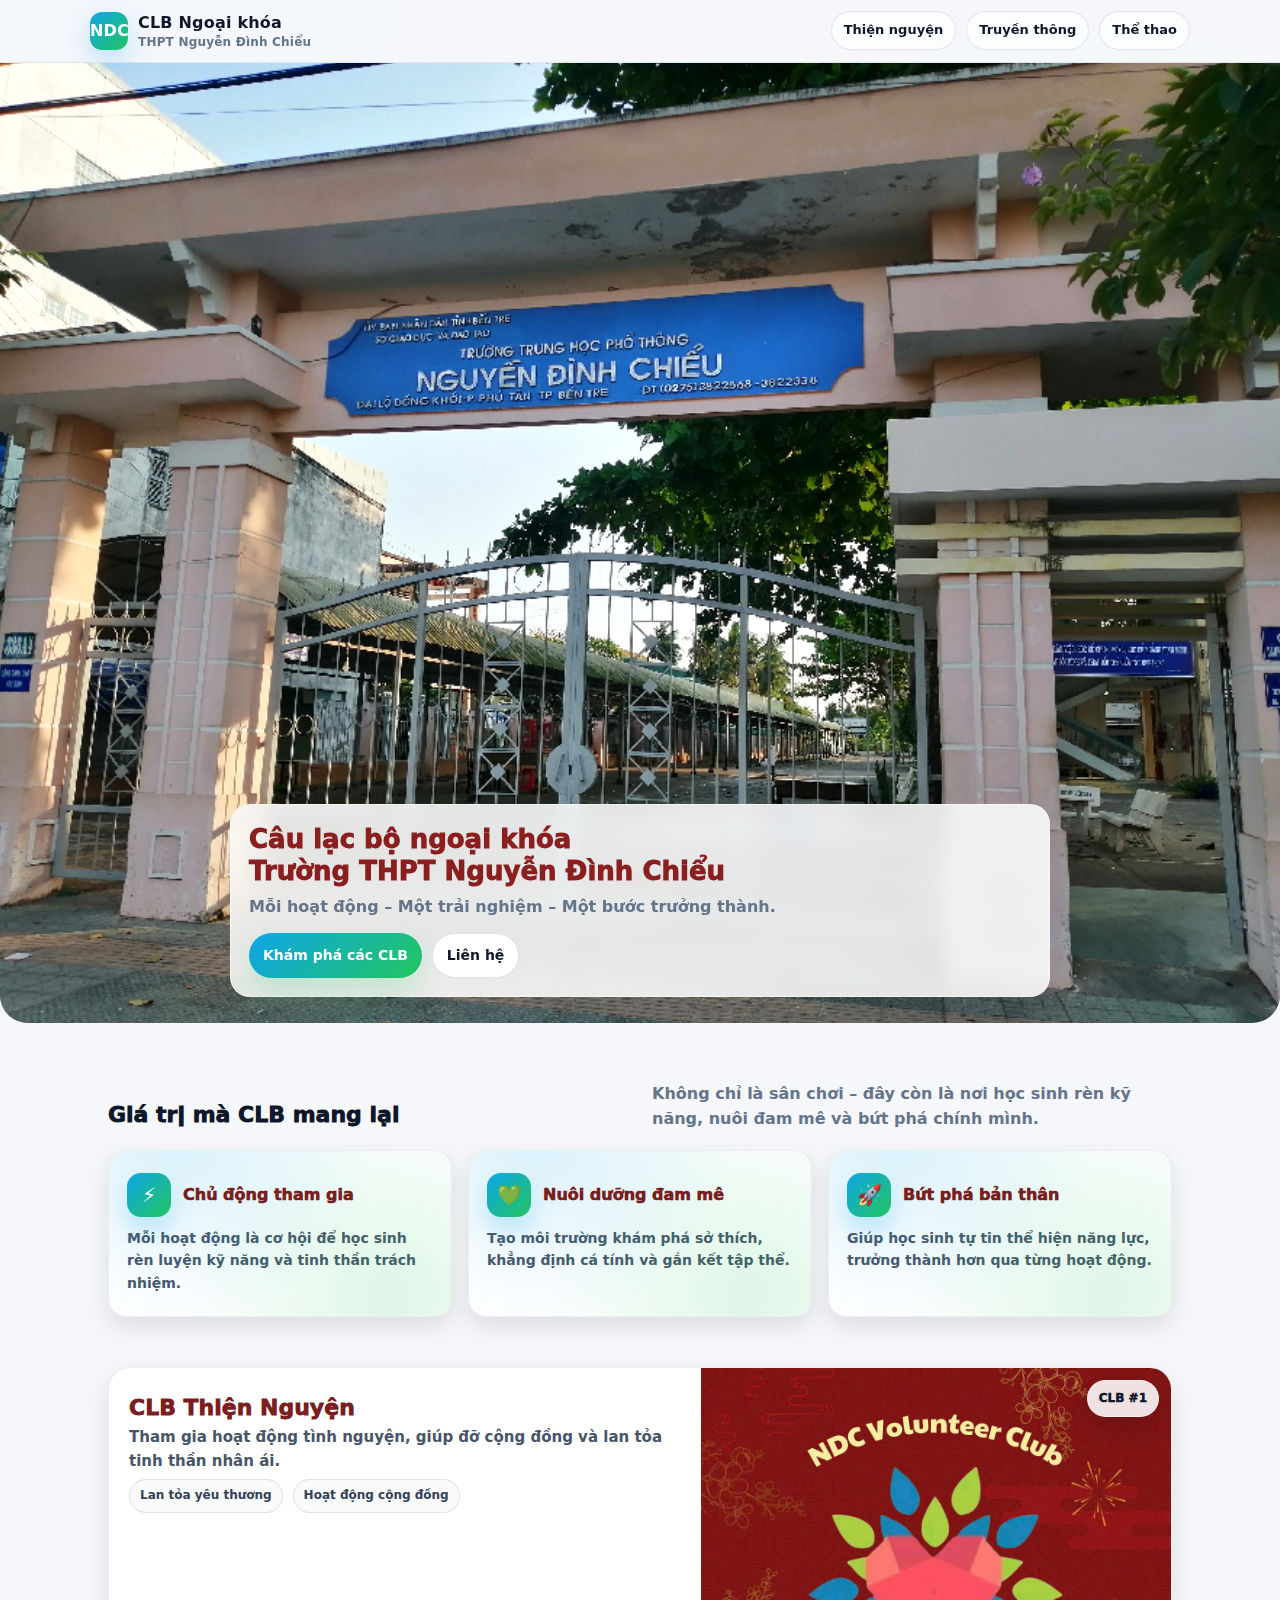
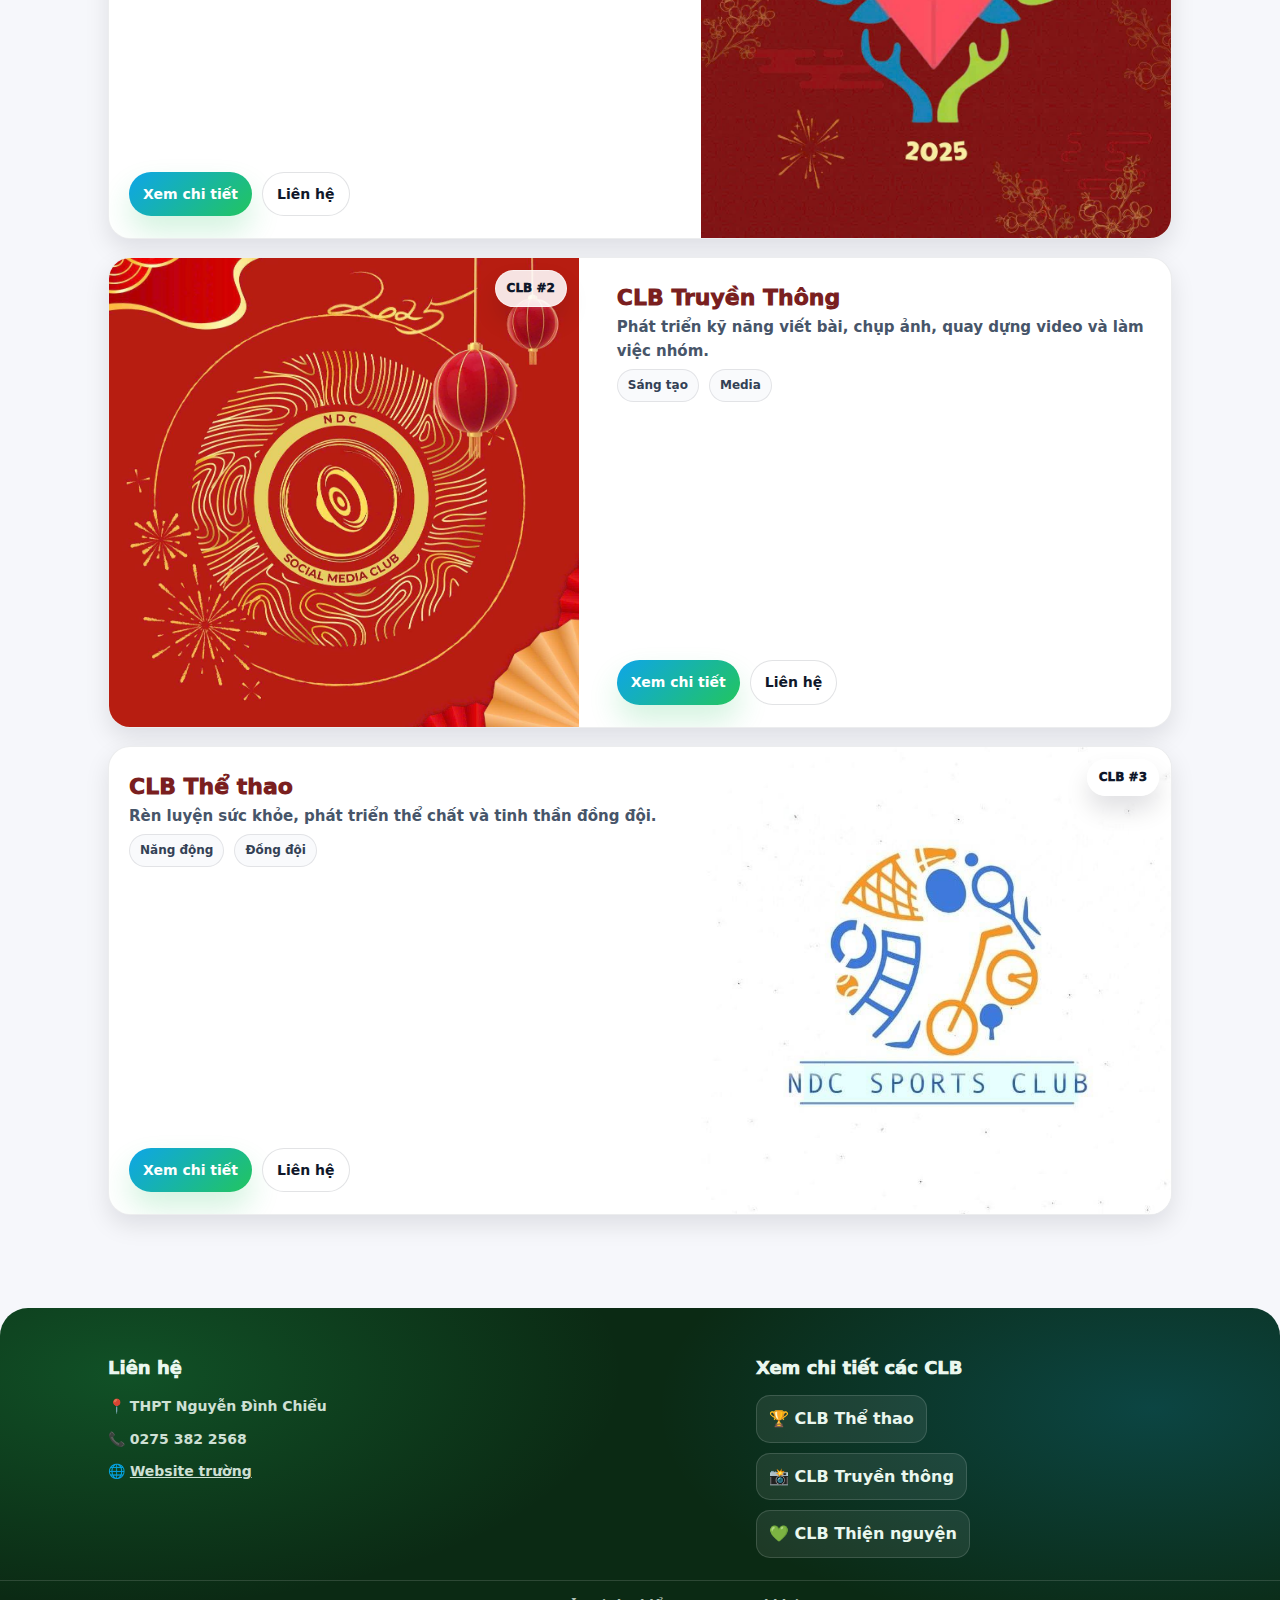
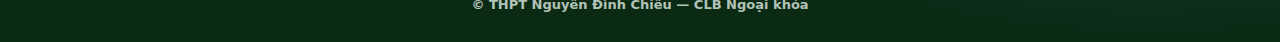
<file: index.html>
<!DOCTYPE html>
<html lang="vi">
<head>
  <meta charset="UTF-8" />
  <meta name="viewport" content="width=device-width,initial-scale=1" />
  <title>CLB Ngoại khóa - THPT Nguyễn Đình Chiểu</title>
  <link rel="stylesheet" href="style.css" />
</head>

<body>

<!-- ===== TOPBAR ===== -->
<header class="topbar">
  <div class="container topbar-inner">
    <a href="index.html" class="brand">
      <div class="brand-badge">NDC</div>
      <div class="brand-text">
        <span>CLB Ngoại khóa</span>
        <small>THPT Nguyễn Đình Chiểu</small>
      </div>
    </a>

    <nav class="top-links">
      <a class="chip" href="clbthiennguyen.html">Thiện nguyện</a>
      <a class="chip" href="clbtruyenthong.html">Truyền thông</a>
      <a class="chip" href="clbthethao.html">Thể thao</a>
    </nav>
  </div>
</header>

<!-- ===== HERO ===== -->
<section class="hero">
  <!-- Đổi ảnh cho phù hợp thư mục dự án -->
  <img src="assets/img/hero.jpg" alt="Banner CLB">

  <div class="hero-content">
    <div class="hero-card">
      <h1 class="hero-title">
        Câu lạc bộ ngoại khóa<br />
        Trường THPT Nguyễn Đình Chiểu
      </h1>

      <p class="hero-sub">
        Mỗi hoạt động – Một trải nghiệm – Một bước trưởng thành.
      </p>

      <div class="hero-actions">
        <a class="btn primary" href="#clubs">Khám phá các CLB</a>
        <a class="btn" href="#footer">Liên hệ</a>
      </div>
    </div>
  </div>
</section>

<!-- ===== SLOGAN ===== -->
<section class="section">
  <div class="container">
    <div class="section-head">
      <h2>Giá trị mà CLB mang lại</h2>
      <p>
        Không chỉ là sân chơi – đây còn là nơi học sinh rèn kỹ năng, nuôi đam mê và bứt phá chính mình.
      </p>
    </div>

    <div class="slogan-grid">
      <div class="slogan">
        <div class="slogan-top">
          <div class="icon">⚡</div>
          <h3>Chủ động tham gia</h3>
        </div>
        <p>Mỗi hoạt động là cơ hội để học sinh rèn luyện kỹ năng và tinh thần trách nhiệm.</p>
      </div>

      <div class="slogan">
        <div class="slogan-top">
          <div class="icon">💚</div>
          <h3>Nuôi dưỡng đam mê</h3>
        </div>
        <p>Tạo môi trường khám phá sở thích, khẳng định cá tính và gắn kết tập thể.</p>
      </div>

      <div class="slogan">
        <div class="slogan-top">
          <div class="icon">🚀</div>
          <h3>Bứt phá bản thân</h3>
        </div>
        <p>Giúp học sinh tự tin thể hiện năng lực, trưởng thành hơn qua từng hoạt động.</p>
      </div>
    </div>
  </div>
</section>

<!-- ===== CLUBS ===== -->
<section class="club-list" id="clubs">
  <div class="container">

    <!-- CLB THIỆN NGUYỆN -->
    <article class="club">
      <div class="club-content">
        <div>
          <h3 class="club-title">CLB Thiện Nguyện</h3>
          <p class="club-desc">
            Tham gia hoạt động tình nguyện, giúp đỡ cộng đồng và lan tỏa tinh thần nhân ái.
          </p>

          <div class="club-meta">
            <span class="tag">Lan tỏa yêu thương</span>
            <span class="tag">Hoạt động cộng đồng</span>
          </div>
        </div>

        <div class="club-cta">
          <a class="btn primary" href="clbthiennguyen.html">Xem chi tiết</a>
          <a class="btn" href="#footer">Liên hệ</a>
        </div>
      </div>

      <div class="club-media">
        <span class="media-badge">CLB #1</span>
        <a href="clbthiennguyen.html">
          <img src="assets/img/volunteer.jpg" alt="CLB Thiện Nguyện">
        </a>
      </div>
    </article>

    <!-- CLB TRUYỀN THÔNG -->
    <article class="club reverse">
      <div class="club-media">
        <span class="media-badge">CLB #2</span>
        <a href="clbtruyenthong.html">
          <img src="assets/img/media.jpg" alt="CLB Truyền thông">
        </a>
      </div>

      <div class="club-content">
        <div>
          <h3 class="club-title">CLB Truyền Thông</h3>
          <p class="club-desc">
            Phát triển kỹ năng viết bài, chụp ảnh, quay dựng video và làm việc nhóm.
          </p>

          <div class="club-meta">
            <span class="tag">Sáng tạo</span>
            <span class="tag">Media</span>
          </div>
        </div>

        <div class="club-cta">
          <a class="btn primary" href="clbtruyenthong.html">Xem chi tiết</a>
          <a class="btn" href="#footer">Liên hệ</a>
        </div>
      </div>
    </article>

    <!-- CLB THỂ THAO -->
    <article class="club">
      <div class="club-content">
        <div>
          <h3 class="club-title">CLB Thể thao</h3>
          <p class="club-desc">
            Rèn luyện sức khỏe, phát triển thể chất và tinh thần đồng đội.
          </p>

          <div class="club-meta">
            <span class="tag">Năng động</span>
            <span class="tag">Đồng đội</span>
          </div>
        </div>

        <div class="club-cta">
          <a class="btn primary" href="clbthethao.html">Xem chi tiết</a>
          <a class="btn" href="#footer">Liên hệ</a>
        </div>
      </div>

      <div class="club-media">
        <span class="media-badge">CLB #3</span>
        <a href="clbthethao.html">
          <img src="assets/img/sport.jpg" alt="CLB Thể thao">
        </a>
      </div>
    </article>

  </div>
</section>

<!-- ===== FOOTER ===== -->
<footer id="footer">
  <div class="container footer-grid">
    <div>
      <h3 class="footer-title">Liên hệ</h3>
      <p class="footer-p">📍 THPT Nguyễn Đình Chiểu</p>
      <p class="footer-p">📞 0275 382 2568</p>
      <p class="footer-p">
        🌐 <a class="footer-a" href="https://thptndc.edu.vn/" target="_blank">Website trường</a>
      </p>
    </div>

    <div>
      <h3 class="footer-title">Xem chi tiết các CLB</h3>
      <ul class="footer-links">
        <li><a href="clbthethao.html">🏆 CLB Thể thao</a></li>
        <li><a href="clbtruyenthong.html">📸 CLB Truyền thông</a></li>
        <li><a href="clbthiennguyen.html">💚 CLB Thiện nguyện</a></li>
      </ul>
    </div>
  </div>

  <div class="copyright">
    © THPT Nguyễn Đình Chiểu — CLB Ngoại khóa
  </div>
</footer>

</body>
</html>
</file>
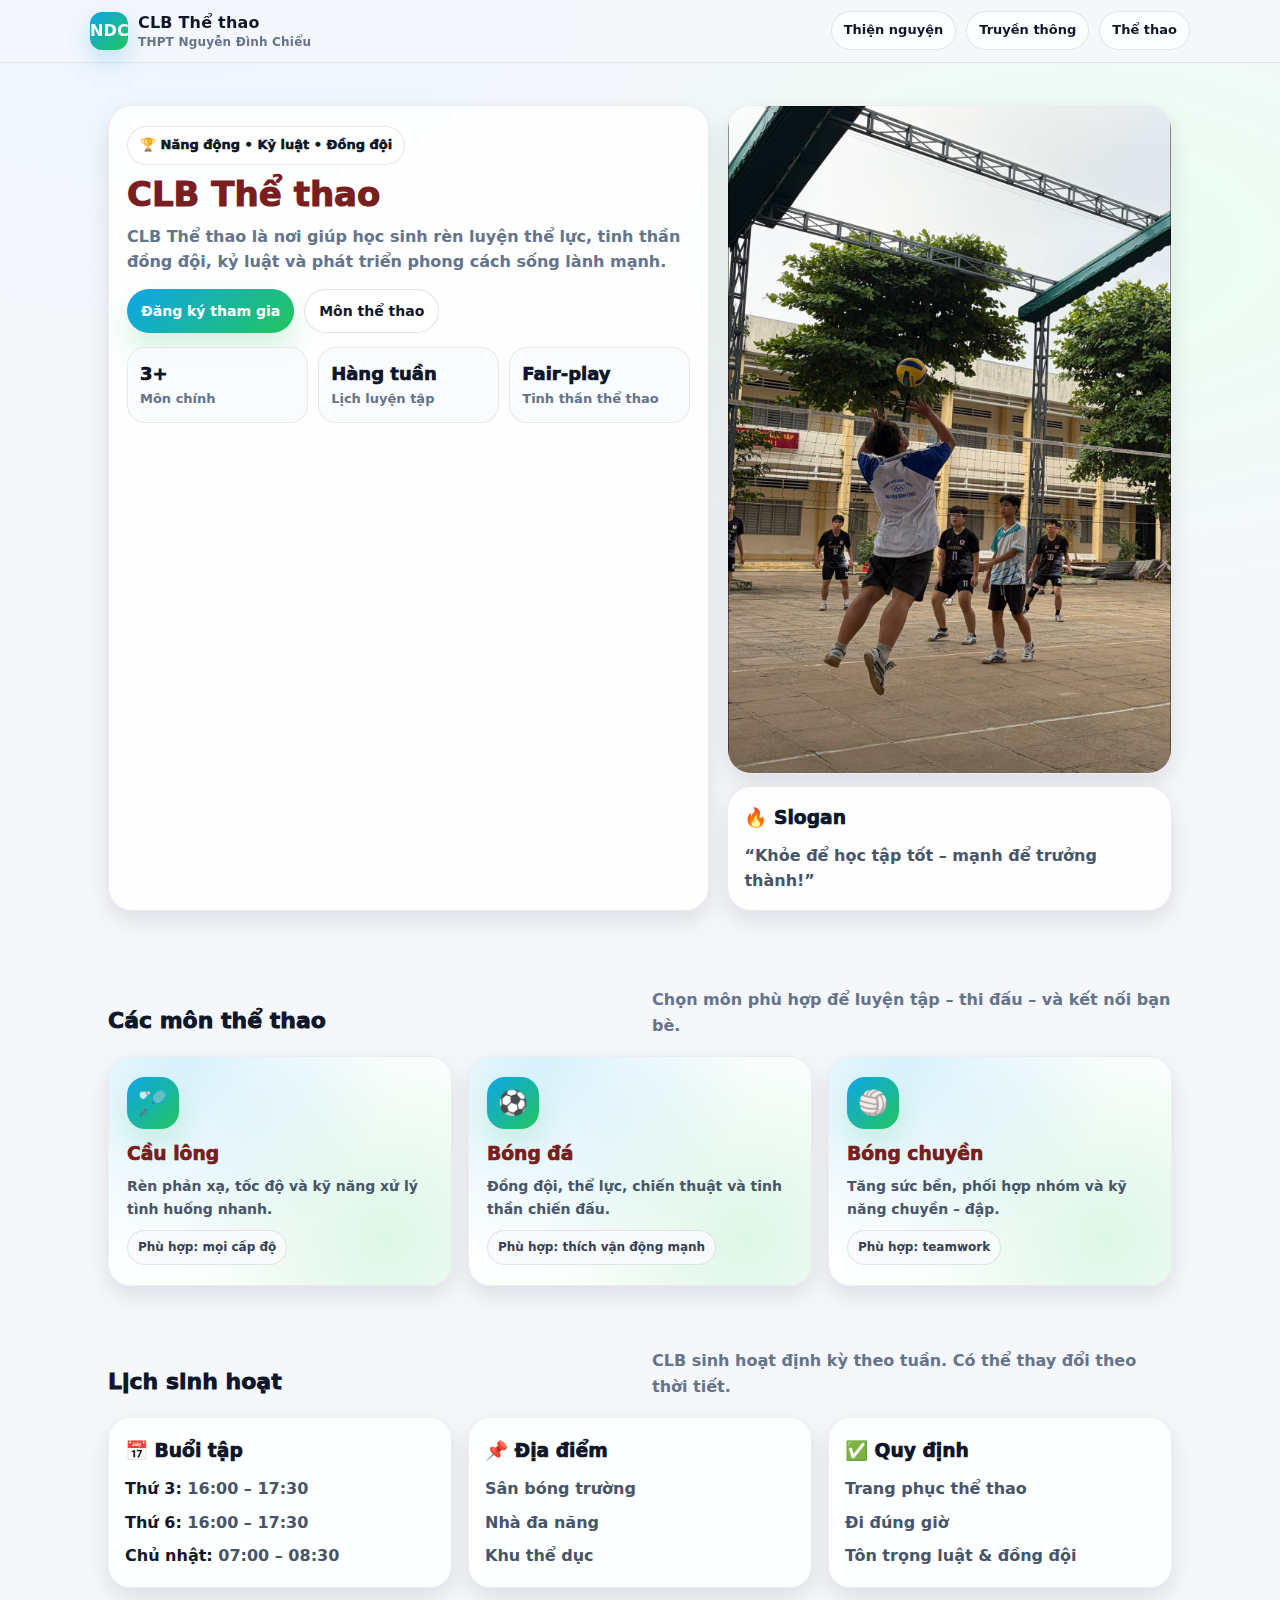
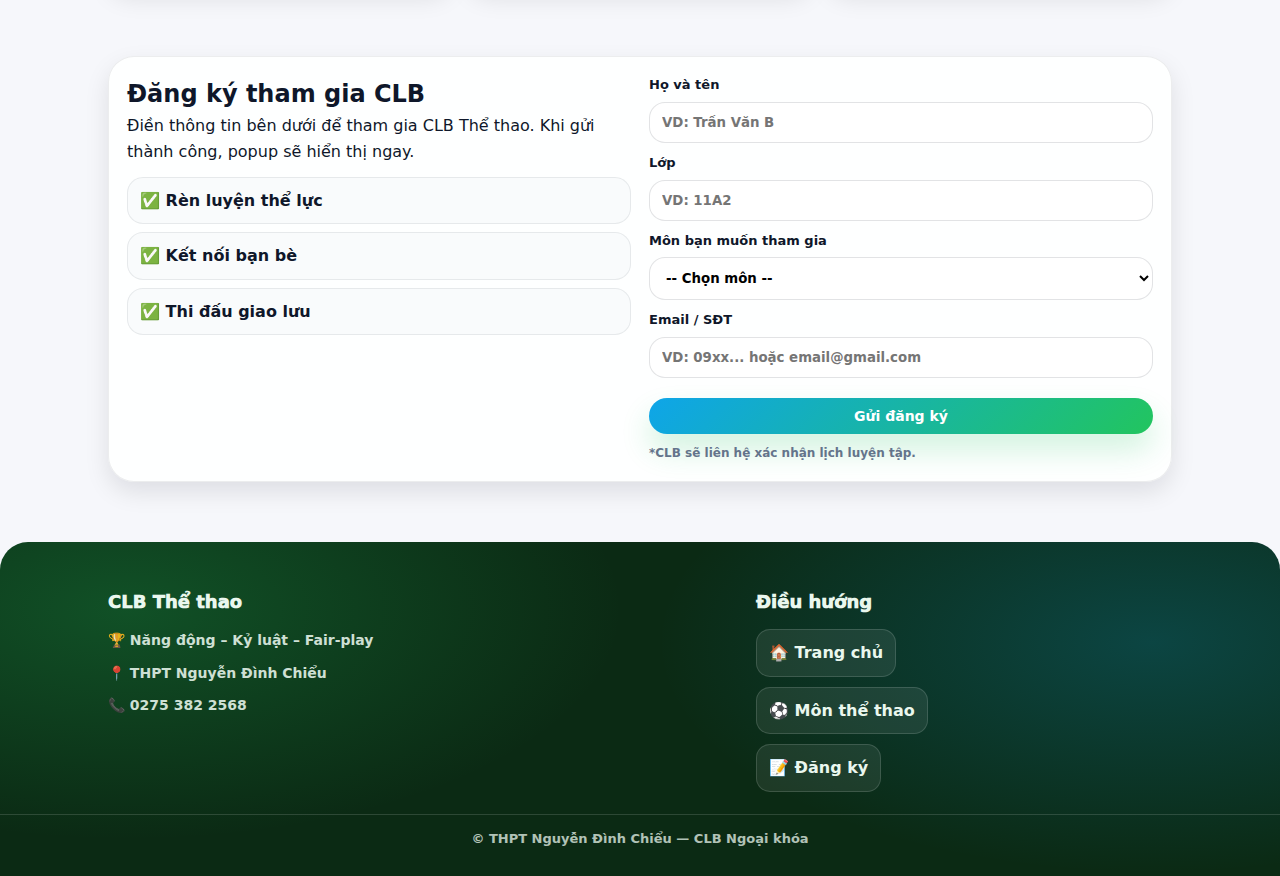
<file: clbthethao.html>
<!DOCTYPE html>
<html lang="vi">
<head>
  <meta charset="UTF-8" />
  <meta name="viewport" content="width=device-width,initial-scale=1" />
  <title>CLB Thể thao - THPT Nguyễn Đình Chiểu</title>
  <link rel="stylesheet" href="style.css" />
</head>

<body>

<!-- ===== TOPBAR ===== -->
<header class="topbar">
  <div class="container topbar-inner">
    <a href="index.html" class="brand">
      <div class="brand-badge">NDC</div>
      <div class="brand-text">
        <span>CLB Thể thao</span>
        <small>THPT Nguyễn Đình Chiểu</small>
      </div>
    </a>

    <nav class="top-links">
      <a class="chip" href="clbthiennguyen.html">Thiện nguyện</a>
      <a class="chip" href="clbtruyenthong.html">Truyền thông</a>
      <a class="chip" href="clbthethao.html">Thể thao</a>
    </nav>
  </div>
</header>

<!-- ===== PAGE HERO ===== -->
<section class="page-hero sport">
  <div class="container page-hero-inner">
    <div class="page-hero-left">
      <span class="pill">🏆 Năng động • Kỷ luật • Đồng đội</span>
      <h1>CLB Thể thao</h1>
      <p>
        CLB Thể thao là nơi giúp học sinh rèn luyện thể lực, tinh thần đồng đội,
        kỷ luật và phát triển phong cách sống lành mạnh.
      </p>

      <div class="hero-actions">
        <a class="btn primary" href="#dangky">Đăng ký tham gia</a>
        <a class="btn" href="#mon">Môn thể thao</a>
      </div>

      <div class="mini-stats">
        <div class="mini-stat">
          <strong>3+</strong>
          <span>Môn chính</span>
        </div>
        <div class="mini-stat">
          <strong>Hàng tuần</strong>
          <span>Lịch luyện tập</span>
        </div>
        <div class="mini-stat">
          <strong>Fair-play</strong>
          <span>Tinh thần thể thao</span>
        </div>
      </div>
    </div>

    <div class="page-hero-right">
      <div class="hero-photo">
        <img src="assets/img/sport2.jpg" alt="CLB Thể thao" />
      </div>

      <div class="note-card">
        <h3>🔥 Slogan</h3>
        <p>“Khỏe để học tập tốt – mạnh để trưởng thành!”</p>
      </div>
    </div>
  </div>
</section>

<!-- ===== SECTION: MÔN THỂ THAO ===== -->
<section class="section" id="mon">
  <div class="container">
    <div class="section-head">
      <h2>Các môn thể thao</h2>
      <p>
        Chọn môn phù hợp để luyện tập – thi đấu – và kết nối bạn bè.
      </p>
    </div>

    <div class="sport-grid">
      <div class="sport-card">
        <div class="sport-icon">🏸</div>
        <h3>Cầu lông</h3>
        <p>Rèn phản xạ, tốc độ và kỹ năng xử lý tình huống nhanh.</p>
        <span class="level">Phù hợp: mọi cấp độ</span>
      </div>

      <div class="sport-card">
        <div class="sport-icon">⚽</div>
        <h3>Bóng đá</h3>
        <p>Đồng đội, thể lực, chiến thuật và tinh thần chiến đấu.</p>
        <span class="level">Phù hợp: thích vận động mạnh</span>
      </div>

      <div class="sport-card">
        <div class="sport-icon">🏐</div>
        <h3>Bóng chuyền</h3>
        <p>Tăng sức bền, phối hợp nhóm và kỹ năng chuyền – đập.</p>
        <span class="level">Phù hợp: teamwork</span>
      </div>
    </div>
  </div>
</section>

<!-- ===== SECTION: LỊCH SINH HOẠT ===== -->
<section class="section alt" id="lich">
  <div class="container">
    <div class="section-head">
      <h2>Lịch sinh hoạt</h2>
      <p>CLB sinh hoạt định kỳ theo tuần. Có thể thay đổi theo thời tiết.</p>
    </div>

    <div class="schedule">
      <div class="schedule-card">
        <h3>📅 Buổi tập</h3>
        <ul>
          <li><strong>Thứ 3:</strong> 16:00 – 17:30</li>
          <li><strong>Thứ 6:</strong> 16:00 – 17:30</li>
          <li><strong>Chủ nhật:</strong> 07:00 – 08:30</li>
        </ul>
      </div>

      <div class="schedule-card">
        <h3>📌 Địa điểm</h3>
        <ul>
          <li>Sân bóng trường</li>
          <li>Nhà đa năng</li>
          <li>Khu thể dục</li>
        </ul>
      </div>

      <div class="schedule-card">
        <h3>✅ Quy định</h3>
        <ul>
          <li>Trang phục thể thao</li>
          <li>Đi đúng giờ</li>
          <li>Tôn trọng luật & đồng đội</li>
        </ul>
      </div>
    </div>
  </div>
</section>

<!-- ===== SECTION: ĐĂNG KÝ ===== -->
<section class="section" id="dangky">
  <div class="container">
    <div class="register">
      <div class="register-left">
        <h2>Đăng ký tham gia CLB</h2>
        <p>
          Điền thông tin bên dưới để tham gia CLB Thể thao.
          Khi gửi thành công, popup sẽ hiển thị ngay.
        </p>

        <div class="quick-info">
          <div class="qi">✅ Rèn luyện thể lực</div>
          <div class="qi">✅ Kết nối bạn bè</div>
          <div class="qi">✅ Thi đấu giao lưu</div>
        </div>
      </div>

      <div class="register-right">
        <form class="form" id="sportForm">
          <label>
            Họ và tên
            <input type="text" name="name" placeholder="VD: Trần Văn B" required />
          </label>

          <label>
            Lớp
            <input type="text" name="class" placeholder="VD: 11A2" required />
          </label>

          <label>
            Môn bạn muốn tham gia
            <select name="sport" required>
              <option value="">-- Chọn môn --</option>
              <option value="Cầu lông">Cầu lông</option>
              <option value="Bóng đá">Bóng đá</option>
              <option value="Bóng chuyền">Bóng chuyền</option>
            </select>
          </label>

          <label>
            Email / SĐT
            <input type="text" name="contact" placeholder="VD: 09xx... hoặc email@gmail.com" required />
          </label>

          <button type="submit" class="btn primary form-btn">Gửi đăng ký</button>
          <p class="form-hint">*CLB sẽ liên hệ xác nhận lịch luyện tập.</p>
        </form>
      </div>
    </div>
  </div>
</section>

<!-- ===== POPUP ===== -->
<div class="modal" id="sportModal" aria-hidden="true">
  <div class="modal-overlay" data-close="true"></div>
  <div class="modal-card" role="dialog" aria-modal="true">
    <h3>🏆 Đăng ký thành công!</h3>
    <p>Bạn đã đăng ký tham gia CLB Thể thao. Hẹn gặp bạn trong buổi tập sắp tới!</p>

    <div class="modal-actions">
      <button class="btn primary" id="closeSportModal">Đóng</button>
      <a class="btn" href="index.html">Về trang chủ</a>
    </div>
  </div>
</div>

<!-- ===== FOOTER ===== -->
<footer id="footer">
  <div class="container footer-grid">
    <div>
      <h3 class="footer-title">CLB Thể thao</h3>
      <p class="footer-p">🏆 Năng động – Kỷ luật – Fair-play</p>
      <p class="footer-p">📍 THPT Nguyễn Đình Chiểu</p>
      <p class="footer-p">📞 0275 382 2568</p>
    </div>

    <div>
      <h3 class="footer-title">Điều hướng</h3>
      <ul class="footer-links">
        <li><a href="index.html">🏠 Trang chủ</a></li>
        <li><a href="#mon">⚽ Môn thể thao</a></li>
        <li><a href="#dangky">📝 Đăng ký</a></li>
      </ul>
    </div>
  </div>

  <div class="copyright">
    © THPT Nguyễn Đình Chiểu — CLB Ngoại khóa
  </div>
</footer>

<script>
  // ===== Fix lỗi form & popup =====
  const form = document.getElementById("sportForm");
  const modal = document.getElementById("sportModal");
  const closeBtn = document.getElementById("closeSportModal");

  function openModal(){
    modal.classList.add("show");
    modal.setAttribute("aria-hidden", "false");
  }
  function closeModal(){
    modal.classList.remove("show");
    modal.setAttribute("aria-hidden", "true");
  }

  form.addEventListener("submit", function(e){
    e.preventDefault();
    openModal();
    form.reset();
  });

  closeBtn.addEventListener("click", closeModal);

  modal.addEventListener("click", function(e){
    if(e.target.dataset.close === "true") closeModal();
  });
</script>

</body>
</html>
</file>
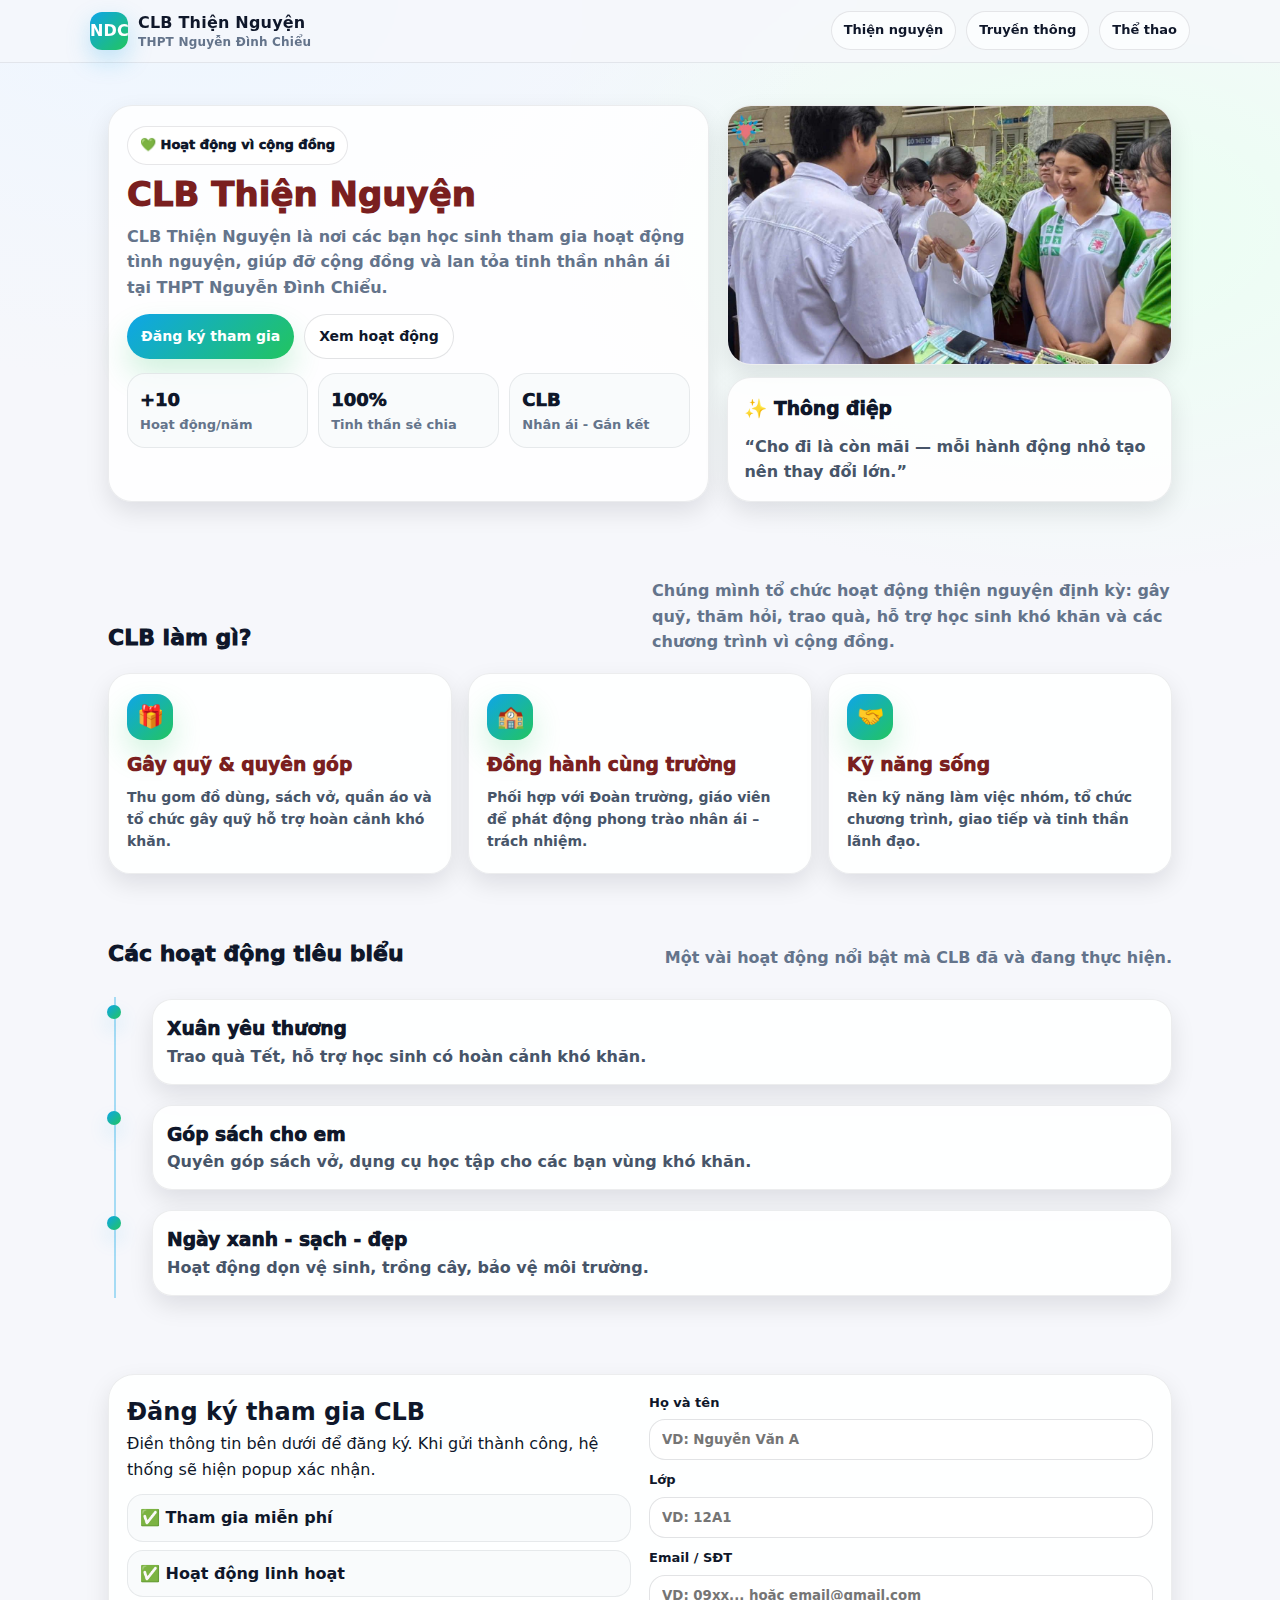
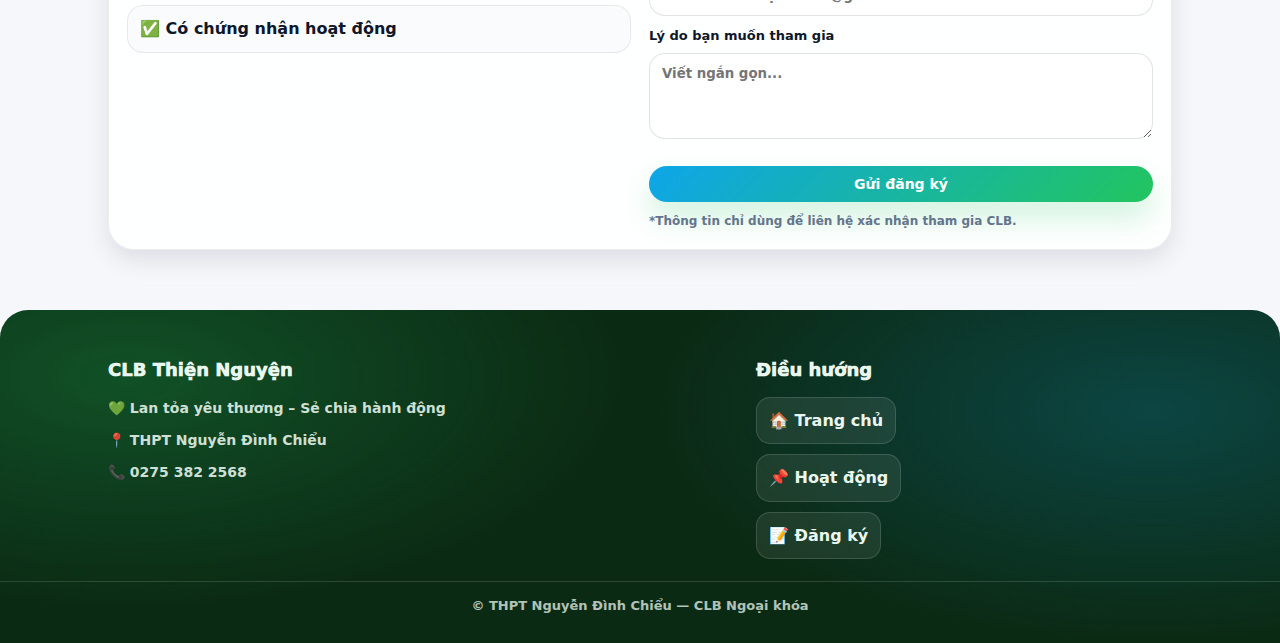
<file: clbthiennguyen.html>
<!DOCTYPE html>
<html lang="vi">
<head>
  <meta charset="UTF-8" />
  <meta name="viewport" content="width=device-width,initial-scale=1" />
  <title>CLB Thiện Nguyện - THPT Nguyễn Đình Chiểu</title>
  <link rel="stylesheet" href="style.css" />
</head>

<body>

<!-- ===== TOPBAR (đồng bộ index) ===== -->
<header class="topbar">
  <div class="container topbar-inner">
    <a href="index.html" class="brand">
      <div class="brand-badge">NDC</div>
      <div class="brand-text">
        <span>CLB Thiện Nguyện</span>
        <small>THPT Nguyễn Đình Chiểu</small>
      </div>
    </a>

    <nav class="top-links">
      <a class="chip" href="clbthiennguyen.html">Thiện nguyện</a>
      <a class="chip" href="clbtruyenthong.html">Truyền thông</a>
      <a class="chip" href="clbthethao.html">Thể thao</a>
    </nav>
  </div>
</header>

<!-- ===== PAGE HERO ===== -->
<section class="page-hero">
  <div class="container page-hero-inner">
    <div class="page-hero-left">
      <span class="pill">💚 Hoạt động vì cộng đồng</span>
      <h1>CLB Thiện Nguyện</h1>
      <p>
        CLB Thiện Nguyện là nơi các bạn học sinh tham gia hoạt động tình nguyện,
        giúp đỡ cộng đồng và lan tỏa tinh thần nhân ái tại THPT Nguyễn Đình Chiểu.
      </p>

      <div class="hero-actions">
        <a class="btn primary" href="#dangky">Đăng ký tham gia</a>
        <a class="btn" href="#hoatdong">Xem hoạt động</a>
      </div>

      <div class="mini-stats">
        <div class="mini-stat">
          <strong>+10</strong>
          <span>Hoạt động/năm</span>
        </div>
        <div class="mini-stat">
          <strong>100%</strong>
          <span>Tinh thần sẻ chia</span>
        </div>
        <div class="mini-stat">
          <strong>CLB</strong>
          <span>Nhân ái - Gắn kết</span>
        </div>
      </div>
    </div>

    <div class="page-hero-right">
      <!-- sửa lỗi ảnh: dùng object-fit cover -->
      <div class="hero-photo">
        <img src="assets/img/volunteer2.jpg" alt="CLB Thiện Nguyện" />
      </div>

      <div class="note-card">
        <h3>✨ Thông điệp</h3>
        <p>“Cho đi là còn mãi — mỗi hành động nhỏ tạo nên thay đổi lớn.”</p>
      </div>
    </div>
  </div>
</section>

<!-- ===== SECTION: GIỚI THIỆU ===== -->
<section class="section">
  <div class="container">
    <div class="section-head">
      <h2>CLB làm gì?</h2>
      <p>
        Chúng mình tổ chức hoạt động thiện nguyện định kỳ: gây quỹ, thăm hỏi,
        trao quà, hỗ trợ học sinh khó khăn và các chương trình vì cộng đồng.
      </p>
    </div>

    <div class="feature-grid">
      <div class="feature">
        <div class="feature-icon">🎁</div>
        <h3>Gây quỹ & quyên góp</h3>
        <p>Thu gom đồ dùng, sách vở, quần áo và tổ chức gây quỹ hỗ trợ hoàn cảnh khó khăn.</p>
      </div>

      <div class="feature">
        <div class="feature-icon">🏫</div>
        <h3>Đồng hành cùng trường</h3>
        <p>Phối hợp với Đoàn trường, giáo viên để phát động phong trào nhân ái – trách nhiệm.</p>
      </div>

      <div class="feature">
        <div class="feature-icon">🤝</div>
        <h3>Kỹ năng sống</h3>
        <p>Rèn kỹ năng làm việc nhóm, tổ chức chương trình, giao tiếp và tinh thần lãnh đạo.</p>
      </div>
    </div>
  </div>
</section>

<!-- ===== SECTION: HOẠT ĐỘNG ===== -->
<section class="section alt" id="hoatdong">
  <div class="container">
    <div class="section-head">
      <h2>Các hoạt động tiêu biểu</h2>
      <p>Một vài hoạt động nổi bật mà CLB đã và đang thực hiện.</p>
    </div>

    <div class="timeline">
      <div class="timeline-item">
        <div class="timeline-dot"></div>
        <div class="timeline-card">
          <h3>Xuân yêu thương</h3>
          <p>Trao quà Tết, hỗ trợ học sinh có hoàn cảnh khó khăn.</p>
        </div>
      </div>

      <div class="timeline-item">
        <div class="timeline-dot"></div>
        <div class="timeline-card">
          <h3>Góp sách cho em</h3>
          <p>Quyên góp sách vở, dụng cụ học tập cho các bạn vùng khó khăn.</p>
        </div>
      </div>

      <div class="timeline-item">
        <div class="timeline-dot"></div>
        <div class="timeline-card">
          <h3>Ngày xanh - sạch - đẹp</h3>
          <p>Hoạt động dọn vệ sinh, trồng cây, bảo vệ môi trường.</p>
        </div>
      </div>
    </div>
  </div>
</section>

<!-- ===== SECTION: ĐĂNG KÝ ===== -->
<section class="section" id="dangky">
  <div class="container">
    <div class="register">
      <div class="register-left">
        <h2>Đăng ký tham gia CLB</h2>
        <p>
          Điền thông tin bên dưới để đăng ký. Khi gửi thành công,
          hệ thống sẽ hiện popup xác nhận.
        </p>

        <div class="quick-info">
          <div class="qi">✅ Tham gia miễn phí</div>
          <div class="qi">✅ Hoạt động linh hoạt</div>
          <div class="qi">✅ Có chứng nhận hoạt động</div>
        </div>
      </div>

      <div class="register-right">
        <form class="form" id="volunteerForm">
          <label>
            Họ và tên
            <input type="text" name="name" placeholder="VD: Nguyễn Văn A" required />
          </label>

          <label>
            Lớp
            <input type="text" name="class" placeholder="VD: 12A1" required />
          </label>

          <label>
            Email / SĐT
            <input type="text" name="contact" placeholder="VD: 09xx... hoặc email@gmail.com" required />
          </label>

          <label>
            Lý do bạn muốn tham gia
            <textarea name="reason" rows="4" placeholder="Viết ngắn gọn..." required></textarea>
          </label>

          <button type="submit" class="btn primary form-btn">Gửi đăng ký</button>
          <p class="form-hint">*Thông tin chỉ dùng để liên hệ xác nhận tham gia CLB.</p>
        </form>
      </div>
    </div>
  </div>
</section>

<!-- ===== POPUP ===== -->
<div class="modal" id="successModal" aria-hidden="true">
  <div class="modal-overlay" data-close="true"></div>

  <div class="modal-card" role="dialog" aria-modal="true">
    <h3>🎉 Đăng ký thành công!</h3>
    <p>Cảm ơn bạn đã đăng ký tham gia CLB Thiện Nguyện.</p>
    <div class="modal-actions">
      <button class="btn primary" id="closeModalBtn">Đóng</button>
      <a class="btn" href="index.html">Về trang chủ</a>
    </div>
  </div>
</div>

<!-- ===== FOOTER ===== -->
<footer id="footer">
  <div class="container footer-grid">
    <div>
      <h3 class="footer-title">CLB Thiện Nguyện</h3>
      <p class="footer-p">💚 Lan tỏa yêu thương – Sẻ chia hành động</p>
      <p class="footer-p">📍 THPT Nguyễn Đình Chiểu</p>
      <p class="footer-p">📞 0275 382 2568</p>
    </div>

    <div>
      <h3 class="footer-title">Điều hướng</h3>
      <ul class="footer-links">
        <li><a href="index.html">🏠 Trang chủ</a></li>
        <li><a href="#hoatdong">📌 Hoạt động</a></li>
        <li><a href="#dangky">📝 Đăng ký</a></li>
      </ul>
    </div>
  </div>

  <div class="copyright">
    © THPT Nguyễn Đình Chiểu — CLB Ngoại khóa
  </div>
</footer>

<script>
  // ===== Fix lỗi popup đăng ký =====
  const form = document.getElementById("volunteerForm");
  const modal = document.getElementById("successModal");
  const closeBtn = document.getElementById("closeModalBtn");

  function openModal(){
    modal.classList.add("show");
    modal.setAttribute("aria-hidden", "false");
  }
  function closeModal(){
    modal.classList.remove("show");
    modal.setAttribute("aria-hidden", "true");
  }

  form.addEventListener("submit", function(e){
    e.preventDefault();

    // ở đây bạn có thể thêm gửi dữ liệu lên server sau
    // tạm thời demo: hiện popup
    openModal();
    form.reset();
  });

  closeBtn.addEventListener("click", closeModal);

  // click ngoài để đóng
  modal.addEventListener("click", function(e){
    if(e.target.dataset.close === "true") closeModal();
  });
</script>

</body>
</html>
</file>
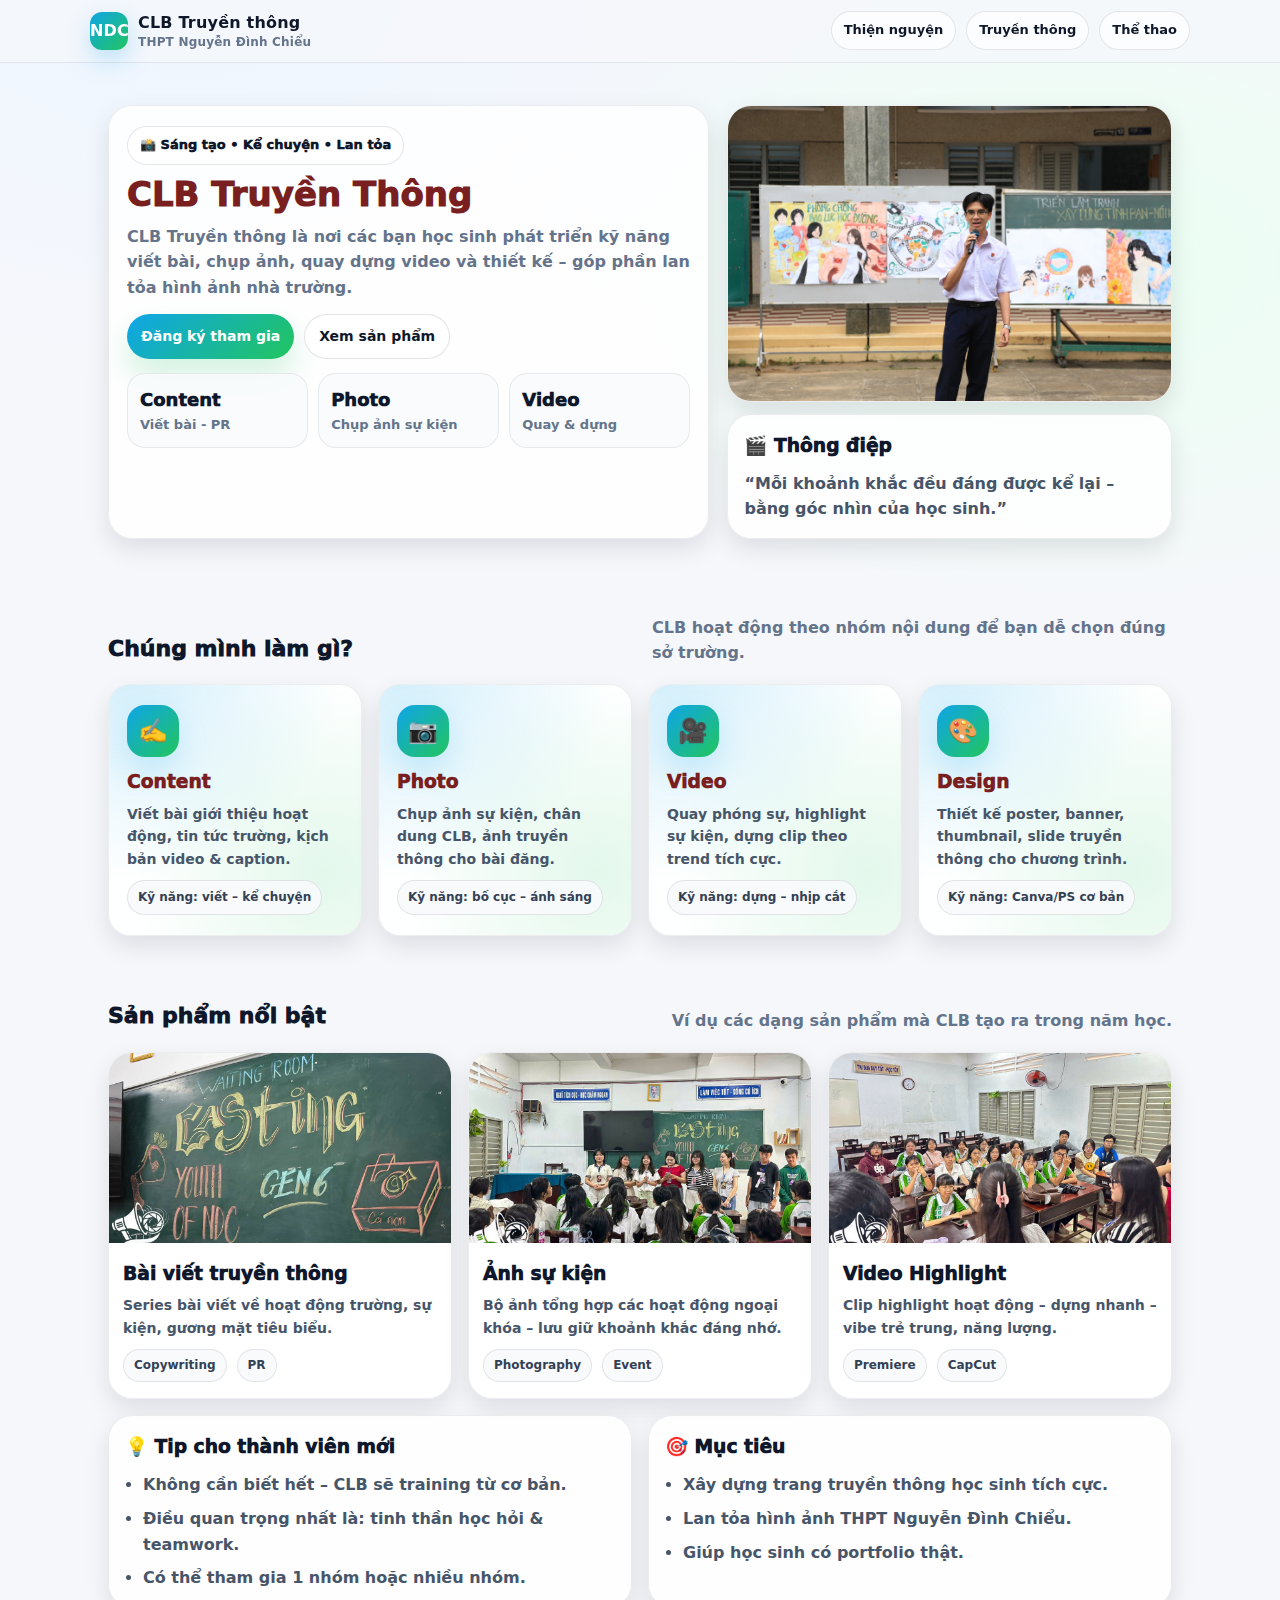
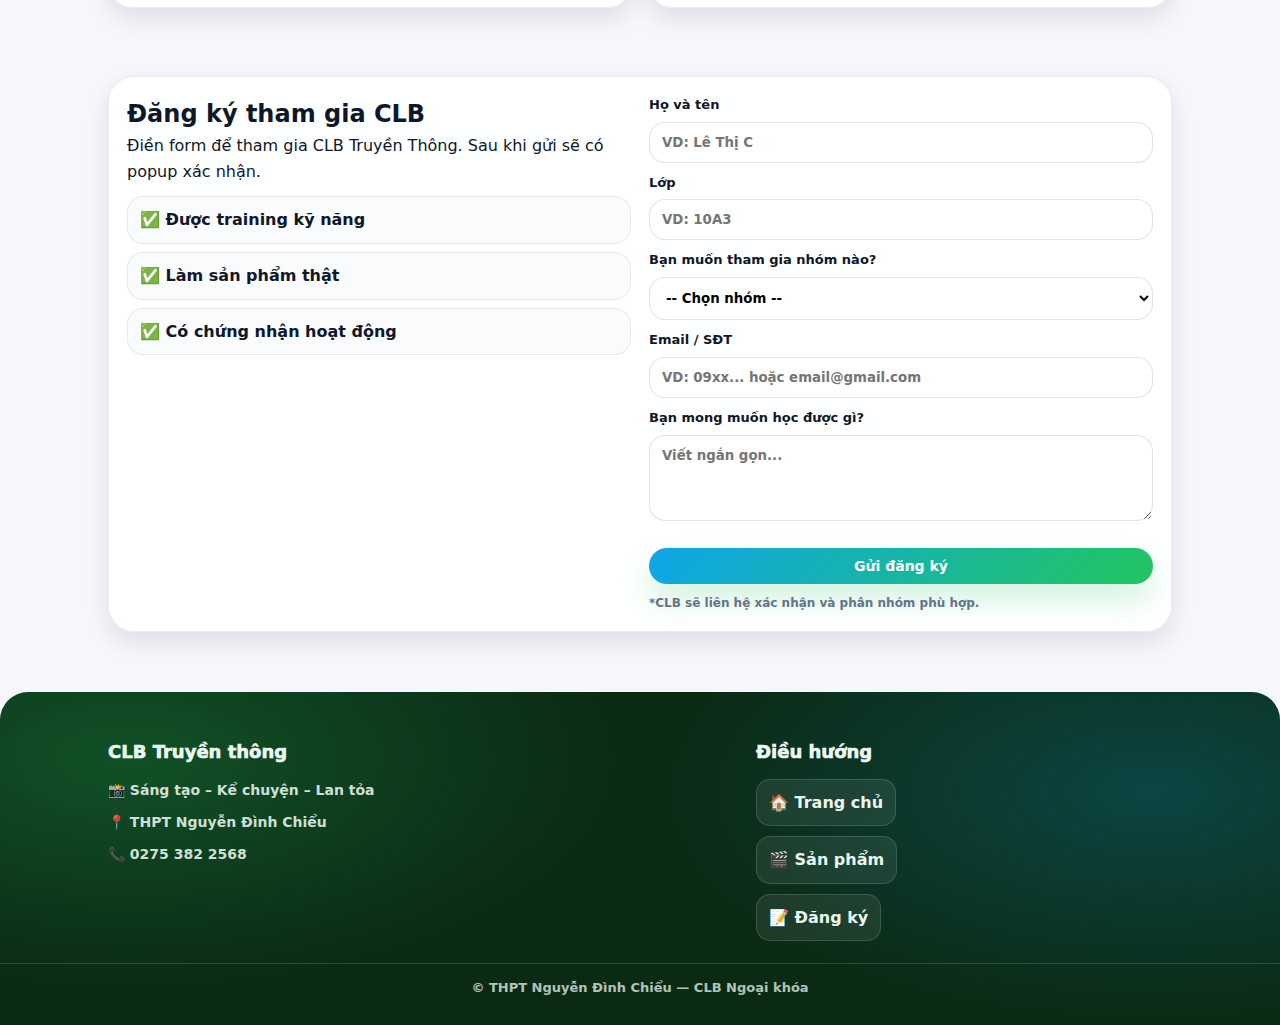
<file: clbtruyenthong.html>
<!DOCTYPE html>
<html lang="vi">
<head>
  <meta charset="UTF-8" />
  <meta name="viewport" content="width=device-width,initial-scale=1" />
  <title>CLB Truyền thông - THPT Nguyễn Đình Chiểu</title>
  <link rel="stylesheet" href="style.css" />
</head>

<body>

<!-- ===== TOPBAR ===== -->
<header class="topbar">
  <div class="container topbar-inner">
    <a href="index.html" class="brand">
      <div class="brand-badge">NDC</div>
      <div class="brand-text">
        <span>CLB Truyền thông</span>
        <small>THPT Nguyễn Đình Chiểu</small>
      </div>
    </a>

    <nav class="top-links">
      <a class="chip" href="clbthiennguyen.html">Thiện nguyện</a>
      <a class="chip" href="clbtruyenthong.html">Truyền thông</a>
      <a class="chip" href="clbthethao.html">Thể thao</a>
    </nav>
  </div>
</header>

<!-- ===== PAGE HERO ===== -->
<section class="page-hero media">
  <div class="container page-hero-inner">
    <div class="page-hero-left">
      <span class="pill">📸 Sáng tạo • Kể chuyện • Lan tỏa</span>
      <h1>CLB Truyền Thông</h1>
      <p>
        CLB Truyền thông là nơi các bạn học sinh phát triển kỹ năng viết bài,
        chụp ảnh, quay dựng video và thiết kế – góp phần lan tỏa hình ảnh nhà trường.
      </p>

      <div class="hero-actions">
        <a class="btn primary" href="#thamgia">Đăng ký tham gia</a>
        <a class="btn" href="#portfolio">Xem sản phẩm</a>
      </div>

      <div class="mini-stats">
        <div class="mini-stat">
          <strong>Content</strong>
          <span>Viết bài - PR</span>
        </div>
        <div class="mini-stat">
          <strong>Photo</strong>
          <span>Chụp ảnh sự kiện</span>
        </div>
        <div class="mini-stat">
          <strong>Video</strong>
          <span>Quay & dựng</span>
        </div>
      </div>
    </div>

    <div class="page-hero-right">
      <div class="hero-photo">
        <!-- ảnh bạn đã có trong pictures -->
        <img src="assets/img/media2.jpg" alt="CLB Truyền thông" />
      </div>

      <div class="note-card">
        <h3>🎬 Thông điệp</h3>
        <p>“Mỗi khoảnh khắc đều đáng được kể lại – bằng góc nhìn của học sinh.”</p>
      </div>
    </div>
  </div>
</section>

<!-- ===== SECTION: KỸ NĂNG ===== -->
<section class="section">
  <div class="container">
    <div class="section-head">
      <h2>Chúng mình làm gì?</h2>
      <p>
        CLB hoạt động theo nhóm nội dung để bạn dễ chọn đúng sở trường.
      </p>
    </div>

    <div class="media-grid">
      <div class="media-card">
        <div class="media-ico">✍️</div>
        <h3>Content</h3>
        <p>Viết bài giới thiệu hoạt động, tin tức trường, kịch bản video & caption.</p>
        <span class="level">Kỹ năng: viết – kể chuyện</span>
      </div>

      <div class="media-card">
        <div class="media-ico">📷</div>
        <h3>Photo</h3>
        <p>Chụp ảnh sự kiện, chân dung CLB, ảnh truyền thông cho bài đăng.</p>
        <span class="level">Kỹ năng: bố cục – ánh sáng</span>
      </div>

      <div class="media-card">
        <div class="media-ico">🎥</div>
        <h3>Video</h3>
        <p>Quay phóng sự, highlight sự kiện, dựng clip theo trend tích cực.</p>
        <span class="level">Kỹ năng: dựng – nhịp cắt</span>
      </div>

      <div class="media-card">
        <div class="media-ico">🎨</div>
        <h3>Design</h3>
        <p>Thiết kế poster, banner, thumbnail, slide truyền thông cho chương trình.</p>
        <span class="level">Kỹ năng: Canva/PS cơ bản</span>
      </div>
    </div>
  </div>
</section>

<!-- ===== SECTION: PORTFOLIO (không gallery rối) ===== -->
<section class="section alt" id="portfolio">
  <div class="container">
    <div class="section-head">
      <h2>Sản phẩm nổi bật</h2>
      <p>Ví dụ các dạng sản phẩm mà CLB tạo ra trong năm học.</p>
    </div>

    <div class="portfolio">
      <article class="work">
        <div class="work-cover">
          <img src="assets/img/media3.jpg" alt="Bài viết truyền thông">
        </div>
        <div class="work-body">
          <h3>Bài viết truyền thông</h3>
          <p>Series bài viết về hoạt động trường, sự kiện, gương mặt tiêu biểu.</p>
          <div class="work-tags">
            <span class="tag">Copywriting</span>
            <span class="tag">PR</span>
          </div>
        </div>
      </article>

      <article class="work">
        <div class="work-cover">
          <img src="assets/img/media4.jpg" alt="Ảnh sự kiện">
        </div>
        <div class="work-body">
          <h3>Ảnh sự kiện</h3>
          <p>Bộ ảnh tổng hợp các hoạt động ngoại khóa – lưu giữ khoảnh khắc đáng nhớ.</p>
          <div class="work-tags">
            <span class="tag">Photography</span>
            <span class="tag">Event</span>
          </div>
        </div>
      </article>

      <article class="work">
        <div class="work-cover">
          <img src="assets/img/media5.jpg" alt="Video highlight">
        </div>
        <div class="work-body">
          <h3>Video Highlight</h3>
          <p>Clip highlight hoạt động – dựng nhanh – vibe trẻ trung, năng lượng.</p>
          <div class="work-tags">
            <span class="tag">Premiere</span>
            <span class="tag">CapCut</span>
          </div>
        </div>
      </article>
    </div>

    <div class="tips">
      <div class="tips-card">
        <h3>💡 Tip cho thành viên mới</h3>
        <ul>
          <li>Không cần biết hết – CLB sẽ training từ cơ bản.</li>
          <li>Điều quan trọng nhất là: tinh thần học hỏi & teamwork.</li>
          <li>Có thể tham gia 1 nhóm hoặc nhiều nhóm.</li>
        </ul>
      </div>
      <div class="tips-card">
        <h3>🎯 Mục tiêu</h3>
        <ul>
          <li>Xây dựng trang truyền thông học sinh tích cực.</li>
          <li>Lan tỏa hình ảnh THPT Nguyễn Đình Chiểu.</li>
          <li>Giúp học sinh có portfolio thật.</li>
        </ul>
      </div>
    </div>
  </div>
</section>

<!-- ===== SECTION: THAM GIA ===== -->
<section class="section" id="thamgia">
  <div class="container">
    <div class="register">
      <div class="register-left">
        <h2>Đăng ký tham gia CLB</h2>
        <p>
          Điền form để tham gia CLB Truyền Thông. Sau khi gửi sẽ có popup xác nhận.
        </p>

        <div class="quick-info">
          <div class="qi">✅ Được training kỹ năng</div>
          <div class="qi">✅ Làm sản phẩm thật</div>
          <div class="qi">✅ Có chứng nhận hoạt động</div>
        </div>
      </div>

      <div class="register-right">
        <form class="form" id="mediaForm">
          <label>
            Họ và tên
            <input type="text" name="name" placeholder="VD: Lê Thị C" required />
          </label>

          <label>
            Lớp
            <input type="text" name="class" placeholder="VD: 10A3" required />
          </label>

          <label>
            Bạn muốn tham gia nhóm nào?
            <select name="team" required>
              <option value="">-- Chọn nhóm --</option>
              <option value="Content">Content</option>
              <option value="Photo">Photo</option>
              <option value="Video">Video</option>
              <option value="Design">Design</option>
            </select>
          </label>

          <label>
            Email / SĐT
            <input type="text" name="contact" placeholder="VD: 09xx... hoặc email@gmail.com" required />
          </label>

          <label>
            Bạn mong muốn học được gì?
            <textarea name="goal" rows="4" placeholder="Viết ngắn gọn..." required></textarea>
          </label>

          <button type="submit" class="btn primary form-btn">Gửi đăng ký</button>
          <p class="form-hint">*CLB sẽ liên hệ xác nhận và phân nhóm phù hợp.</p>
        </form>
      </div>
    </div>
  </div>
</section>

<!-- ===== MODAL ===== -->
<div class="modal" id="mediaModal" aria-hidden="true">
  <div class="modal-overlay" data-close="true"></div>
  <div class="modal-card" role="dialog" aria-modal="true">
    <h3>📸 Đăng ký thành công!</h3>
    <p>Chào mừng bạn đến với CLB Truyền Thông — cùng nhau tạo nên những sản phẩm thật xịn nhé!</p>

    <div class="modal-actions">
      <button class="btn primary" id="closeMediaModal">Đóng</button>
      <a class="btn" href="index.html">Về trang chủ</a>
    </div>
  </div>
</div>

<!-- ===== FOOTER ===== -->
<footer id="footer">
  <div class="container footer-grid">
    <div>
      <h3 class="footer-title">CLB Truyền thông</h3>
      <p class="footer-p">📸 Sáng tạo – Kể chuyện – Lan tỏa</p>
      <p class="footer-p">📍 THPT Nguyễn Đình Chiểu</p>
      <p class="footer-p">📞 0275 382 2568</p>
    </div>

    <div>
      <h3 class="footer-title">Điều hướng</h3>
      <ul class="footer-links">
        <li><a href="index.html">🏠 Trang chủ</a></li>
        <li><a href="#portfolio">🎬 Sản phẩm</a></li>
        <li><a href="#thamgia">📝 Đăng ký</a></li>
      </ul>
    </div>
  </div>

  <div class="copyright">
    © THPT Nguyễn Đình Chiểu — CLB Ngoại khóa
  </div>
</footer>

<script>
  // ===== Fix lỗi popup / submit =====
  const form = document.getElementById("mediaForm");
  const modal = document.getElementById("mediaModal");
  const closeBtn = document.getElementById("closeMediaModal");

  function openModal(){
    modal.classList.add("show");
    modal.setAttribute("aria-hidden", "false");
  }
  function closeModal(){
    modal.classList.remove("show");
    modal.setAttribute("aria-hidden", "true");
  }

  form.addEventListener("submit", function(e){
    e.preventDefault();
    openModal();
    form.reset();
  });

  closeBtn.addEventListener("click", closeModal);

  modal.addEventListener("click", function(e){
    if(e.target.dataset.close === "true") closeModal();
  });
</script>

</body>
</html>
</file>
<file: style.css>
:root{
  --bg:#f6f7fb;
  --text:#0f172a;
  --muted:#64748b;
  --card:#ffffff;

  --primary:#0ea5e9;
  --primary2:#22c55e;

  --ndc-red:#8b1e1e;
  --shadow: 0 18px 45px rgba(2, 6, 23, 0.12);
  --shadow2: 0 10px 25px rgba(2, 6, 23, 0.10);

  --radius:18px;
}

*{ box-sizing:border-box; margin:0; padding:0; font-family: system-ui, -apple-system, Segoe UI, Roboto, Arial, Helvetica, sans-serif; }

body{
  background:
    radial-gradient(1200px 700px at 15% 0%, #eef6ff 0%, transparent 55%),
    radial-gradient(1100px 650px at 85% 10%, #eafff2 0%, transparent 55%),
    var(--bg);
  color:var(--text);
  line-height:1.6;
}

a{ color:inherit; text-decoration:none; }
img{ display:block; max-width:100%; }

.container{
  max-width:1100px;
  margin:0 auto;
  padding: 0 18px;
}

/* ===== TOPBAR ===== */
.topbar{
  position:sticky;
  top:0;
  z-index:50;
  backdrop-filter: blur(10px);
  background: rgba(246,247,251,.75);
  border-bottom: 1px solid rgba(15,23,42,0.08);
}
.topbar-inner{
  padding:10px 0;
  display:flex;
  align-items:center;
  justify-content:space-between;
  gap:14px;
}

.brand{
  display:flex;
  align-items:center;
  gap:10px;
  font-weight:900;
  letter-spacing:.2px;
}
.brand-badge{
  width:38px;height:38px;
  border-radius:12px;
  background: linear-gradient(135deg, var(--primary), var(--primary2));
  box-shadow: 0 10px 25px rgba(14,165,233,.25);
  display:grid;
  place-items:center;
  color:#fff;
  font-weight:900;
}
.brand-text small{
  display:block;
  font-weight:700;
  color:var(--muted);
  font-size:12px;
  margin-top:-3px;
}

.top-links{
  display:flex;
  gap:10px;
  flex-wrap:wrap;
  justify-content:flex-end;
}
.chip{
  padding:8px 12px;
  border-radius:999px;
  border:1px solid rgba(15,23,42,0.10);
  background: rgba(255,255,255,.65);
  font-weight:800;
  font-size:13px;
  transition:.2s;
}
.chip:hover{
  transform: translateY(-2px);
  border-color: rgba(14,165,233,.35);
  box-shadow: 0 12px 25px rgba(2,6,23,.08);
}

/* ===== HERO ===== */
.hero{
  position:relative;
  width:100%;
  min-height: 360px;
  border-bottom-left-radius: 28px;
  border-bottom-right-radius: 28px;
  overflow:hidden;
}
.hero img{
  width:100%;
  height:100%;
  min-height: 360px;
  object-fit:cover;
  filter: saturate(1.1) contrast(1.05);
  transform: scale(1.02);
}
.hero::before{
  content:"";
  position:absolute;
  inset:0;
  background:
    radial-gradient(900px 420px at 20% 20%, rgba(34,197,94,.40), transparent 60%),
    radial-gradient(900px 520px at 70% 10%, rgba(14,165,233,.35), transparent 55%),
    linear-gradient(to top, rgba(2,6,23,.55), rgba(2,6,23,.05));
  pointer-events:none;
}
.hero-content{
  position:absolute;
  inset:0;
  display:flex;
  align-items:flex-end;
}
.hero-card{
  width:min(820px, 92%);
  margin: 0 auto 26px;
  padding: 18px 18px;
  border-radius: 20px;
  background: rgba(255,255,255,.86);
  border: 1px solid rgba(255,255,255,.55);
  box-shadow: var(--shadow);
  backdrop-filter: blur(10px);
}

.hero-title{
  color: var(--ndc-red);
  font-size: 26px;
  font-weight: 950;
  line-height:1.25;
}
.hero-sub{
  margin-top:6px;
  color:var(--muted);
  font-weight:700;
}

.hero-actions{
  margin-top:14px;
  display:flex;
  gap:10px;
  flex-wrap:wrap;
}
.btn{
  display:inline-flex;
  align-items:center;
  justify-content:center;
  padding:10px 14px;
  border-radius: 999px;
  border:1px solid rgba(15,23,42,.12);
  background:#fff;
  font-weight:900;
  font-size:14px;
  transition:.25s;
  cursor:pointer;
}
.btn:hover{
  transform: translateY(-2px);
  box-shadow: 0 14px 25px rgba(2,6,23,.10);
}
.btn.primary{
  border:none;
  color:#fff;
  background: linear-gradient(135deg, var(--primary), var(--primary2));
  box-shadow: 0 16px 30px rgba(34,197,94,.20);
}

/* ===== SECTION ===== */
.section{
  padding: 58px 0 10px;
}
.section-head{
  display:flex;
  align-items:flex-end;
  justify-content:space-between;
  gap:12px;
  margin-bottom: 18px;
}
.section-head h2{
  font-size: 22px;
  font-weight: 950;
}
.section-head p{
  color:var(--muted);
  font-weight:700;
  max-width: 520px;
}

/* ===== SLOGAN CARDS ===== */
.slogan-grid{
  display:grid;
  grid-template-columns: repeat(3, 1fr);
  gap:16px;
}
.slogan{
  border-radius: var(--radius);
  background: var(--card);
  border: 1px solid rgba(15,23,42,0.08);
  box-shadow: var(--shadow2);
  padding: 22px 18px;
  transition: .28s ease;
  position:relative;
  overflow:hidden;
}
.slogan::before{
  content:"";
  position:absolute;
  inset:-120px;
  background:
    radial-gradient(circle at 30% 30%, rgba(14,165,233,.16), transparent 40%),
    radial-gradient(circle at 70% 60%, rgba(34,197,94,.15), transparent 42%);
  transform: rotate(10deg);
  pointer-events:none;
}
.slogan:hover{
  transform: translateY(-7px);
  box-shadow: 0 20px 45px rgba(2,6,23,.16);
}
.slogan-top{
  display:flex;
  align-items:center;
  gap:12px;
  margin-bottom:10px;
  position:relative;
}
.icon{
  width:44px;height:44px;
  border-radius: 14px;
  display:grid;
  place-items:center;
  color:#fff;
  font-size:20px;
  font-weight:900;
  background: linear-gradient(135deg, rgba(14,165,233,1), rgba(34,197,94,1));
  box-shadow: 0 12px 22px rgba(14,165,233,.22);
  flex: 0 0 auto;
}
.slogan h3{
  font-size: 16px;
  font-weight: 950;
  color:#7a1f1f;
}
.slogan p{
  color:#475569;
  font-weight:650;
  font-size:14px;
}

/* ===== CLUB LIST ===== */
.club-list{
  padding: 40px 0 25px;
}
.club{
  display:grid;
  grid-template-columns: 1.1fr 0.9fr;
  gap:18px;
  align-items:stretch;
  background: var(--card);
  border: 1px solid rgba(15,23,42,0.08);
  border-radius: 22px;
  overflow:hidden;
  box-shadow: var(--shadow2);
  margin-bottom: 18px;
  transition: .3s ease;
}
.club.reverse{
  grid-template-columns: 0.9fr 1.1fr;
}
.club:hover{
  transform: translateY(-8px);
  box-shadow: 0 24px 55px rgba(2,6,23,.16);
  border-color: rgba(14,165,233,.25);
}
.club-content{
  padding: 22px 20px;
  display:flex;
  flex-direction:column;
  justify-content:space-between;
  gap:12px;
}
.club-title{
  font-size: 22px;
  font-weight: 1000;
  color:#7a1f1f;
}
.club-desc{
  color:#475569;
  font-weight:650;
  font-size:15px;
}
.club-meta{
  display:flex;
  gap:10px;
  flex-wrap:wrap;
  margin-top:6px;
}
.tag{
  padding:6px 10px;
  border-radius:999px;
  font-weight:900;
  font-size:12px;
  border:1px solid rgba(15,23,42,.10);
  background: rgba(248,250,252,.9);
  color:#334155;
}
.club-cta{
  display:flex;
  gap:10px;
  flex-wrap:wrap;
  margin-top:8px;
}
.club-media{
  position:relative;
  min-height: 230px;
}
.club-media a{
  display:block;
  width:100%;
  height:100%;
  overflow:hidden;
}
.club-media img{
  width:100%;
  height:100%;
  object-fit:cover;
  transition: .45s ease;
}
.club:hover .club-media img{
  transform: scale(1.08);
}
.media-badge{
  position:absolute;
  right:12px;
  top:12px;
  padding:8px 11px;
  border-radius:999px;
  background: rgba(255,255,255,.88);
  border:1px solid rgba(255,255,255,.5);
  font-weight:950;
  font-size:12px;
  color:#0f172a;
  box-shadow: 0 14px 25px rgba(2,6,23,.12);
  z-index:2;
}

/* ===== FOOTER ===== */
footer{
  margin-top: 50px;
  border-top-left-radius: 28px;
  border-top-right-radius: 28px;
  background:
    radial-gradient(900px 420px at 10% 20%, rgba(34,197,94,.25), transparent 55%),
    radial-gradient(900px 420px at 90% 30%, rgba(14,165,233,.22), transparent 55%),
    #0b2a14;
  color:#eaf7ee;
  padding: 46px 0 26px;
}
.footer-grid{
  display:grid;
  grid-template-columns: 1.2fr .8fr;
  gap: 24px;
  align-items:start;
}
.footer-title{
  font-weight:1000;
  font-size:18px;
  margin-bottom:12px;
}
.footer-p{
  color: rgba(234,247,238,.88);
  font-weight:650;
  font-size:14px;
  margin-bottom:10px;
}
.footer-a{
  text-decoration: underline;
}
.footer-links{
  list-style:none;
  display:grid;
  gap:10px;
  padding-left:0;
}
.footer-links a{
  display:inline-flex;
  gap:10px;
  align-items:center;
  padding:10px 12px;
  border-radius: 14px;
  background: rgba(255,255,255,.08);
  border:1px solid rgba(255,255,255,.14);
  font-weight:900;
  color:#eaf7ee;
  transition:.25s ease;
}
.footer-links a:hover{
  transform: translateY(-2px);
  background: rgba(255,255,255,.14);
}
.copyright{
  margin-top:22px;
  padding-top: 14px;
  border-top: 1px solid rgba(255,255,255,.14);
  color: rgba(234,247,238,.75);
  font-weight:650;
  font-size: 13px;
  text-align:center;
}

/* ===== Responsive ===== */
@media (max-width: 900px){
  .slogan-grid{ grid-template-columns: 1fr; }
  .club, .club.reverse{ grid-template-columns: 1fr; }
  .footer-grid{ grid-template-columns: 1fr; }
  .hero-title{ font-size: 22px; }
  .topbar-inner{ flex-direction: column; align-items:flex-start; }
}
/* ===== PAGE HERO (CLB pages) ===== */
.page-hero{
  padding: 42px 0 18px;
}
.page-hero-inner{
  display:grid;
  grid-template-columns: 1.15fr .85fr;
  gap:18px;
  align-items:stretch;
}
.pill{
  display:inline-flex;
  align-items:center;
  gap:8px;
  padding:8px 12px;
  border-radius:999px;
  font-weight:950;
  font-size:13px;
  border:1px solid rgba(15,23,42,.10);
  background: rgba(255,255,255,.75);
}
.page-hero h1{
  margin-top:10px;
  font-size: 34px;
  font-weight: 1000;
  color: #7a1f1f;
  line-height:1.15;
}
.page-hero p{
  margin-top:10px;
  color: var(--muted);
  font-weight:700;
}
.page-hero-left{
  background: rgba(255,255,255,.86);
  border: 1px solid rgba(15,23,42,.08);
  border-radius: 24px;
  padding: 20px 18px;
  box-shadow: var(--shadow2);
}
.page-hero-right{
  display:flex;
  flex-direction:column;
  gap:12px;
}
.hero-photo{
  border-radius: 24px;
  overflow:hidden;
  box-shadow: var(--shadow2);
  border: 1px solid rgba(15,23,42,.08);
  background:#fff;
  min-height: 260px;
}
.hero-photo img{
  width:100%;
  height:100%;
  object-fit:cover;
}
.note-card{
  border-radius: 24px;
  padding: 16px 16px;
  background: rgba(255,255,255,.86);
  border: 1px solid rgba(15,23,42,.08);
  box-shadow: var(--shadow2);
}
.note-card h3{
  font-weight: 1000;
  margin-bottom: 6px;
}
.note-card p{
  color:#475569;
  font-weight:650;
}

.mini-stats{
  display:flex;
  gap:10px;
  margin-top:14px;
  flex-wrap:wrap;
}
.mini-stat{
  flex: 1 1 140px;
  padding: 12px 12px;
  border-radius: 18px;
  background: rgba(248,250,252,.85);
  border: 1px solid rgba(15,23,42,.08);
}
.mini-stat strong{
  display:block;
  font-size:18px;
  font-weight:1000;
  color:#0f172a;
}
.mini-stat span{
  display:block;
  color:#64748b;
  font-weight:700;
  font-size:13px;
}

/* ===== Features ===== */
.feature-grid{
  display:grid;
  grid-template-columns: repeat(3, 1fr);
  gap:16px;
  margin-top: 18px;
}
.feature{
  border-radius: 22px;
  padding: 20px 18px;
  background: rgba(255,255,255,.9);
  border: 1px solid rgba(15,23,42,.08);
  box-shadow: var(--shadow2);
  transition:.28s;
}
.feature:hover{
  transform: translateY(-6px);
  box-shadow: 0 22px 55px rgba(2,6,23,.16);
}
.feature-icon{
  width:46px;height:46px;
  border-radius:16px;
  display:grid;
  place-items:center;
  color:#fff;
  font-size:22px;
  font-weight:900;
  background: linear-gradient(135deg, var(--primary), var(--primary2));
  box-shadow: 0 14px 30px rgba(34,197,94,.20);
  margin-bottom:10px;
}
.feature h3{
  font-weight:1000;
  margin-bottom:6px;
  color:#7a1f1f;
}
.feature p{
  color:#475569;
  font-weight:650;
  font-size:14px;
}

/* ===== Timeline ===== */
.section.alt{
  padding: 52px 0 10px;
}
.timeline{
  position:relative;
  margin-top: 18px;
  padding-left: 18px;
}
.timeline::before{
  content:"";
  position:absolute;
  left: 6px;
  top: 8px;
  bottom: 8px;
  width: 2px;
  background: rgba(14,165,233,.35);
}
.timeline-item{
  position:relative;
  display:flex;
  gap: 12px;
  padding: 10px 0;
}
.timeline-dot{
  width:14px;height:14px;
  border-radius:999px;
  background: linear-gradient(135deg, var(--primary), var(--primary2));
  box-shadow: 0 10px 20px rgba(14,165,233,.20);
  margin-top: 6px;
  flex:0 0 auto;
  position:relative;
  left: -19px;
}
.timeline-card{
  flex:1;
  border-radius: 20px;
  padding: 14px 14px;
  background: rgba(255,255,255,.9);
  border: 1px solid rgba(15,23,42,.08);
  box-shadow: var(--shadow2);
}
.timeline-card h3{
  font-weight:1000;
  color:#0f172a;
}
.timeline-card p{
  color:#475569;
  font-weight:650;
}

/* ===== Register ===== */
.register{
  display:grid;
  grid-template-columns: 1fr 1fr;
  gap: 18px;
  padding: 18px;
  border-radius: 26px;
  background: rgba(255,255,255,.9);
  border: 1px solid rgba(15,23,42,.08);
  box-shadow: var(--shadow2);
}
.quick-info{
  margin-top: 12px;
  display:grid;
  gap:8px;
}
.qi{
  padding: 10px 12px;
  border-radius: 16px;
  border: 1px solid rgba(15,23,42,.08);
  background: rgba(248,250,252,.85);
  font-weight:800;
  color:#0f172a;
}
.form label{
  display:block;
  font-weight:900;
  color:#0f172a;
  margin-bottom:10px;
  font-size:13px;
}
.form input,
.form textarea{
  width:100%;
  margin-top:6px;
  padding: 12px 12px;
  border-radius: 16px;
  border:1px solid rgba(15,23,42,.12);
  background:#fff;
  outline:none;
  font-weight:700;
}
.form input:focus,
.form textarea:focus{
  border-color: rgba(14,165,233,.45);
  box-shadow: 0 0 0 4px rgba(14,165,233,.14);
}
.form-btn{
  width:100%;
  margin-top: 10px;
}
.form-hint{
  margin-top: 10px;
  font-size: 12px;
  color:#64748b;
  font-weight:650;
}

/* ===== Modal ===== */
.modal{
  position:fixed;
  inset:0;
  display:none;
  place-items:center;
  z-index:200;
}
.modal.show{
  display:grid;
}
.modal-overlay{
  position:absolute;
  inset:0;
  background: rgba(2,6,23,.55);
}
.modal-card{
  position:relative;
  width:min(520px, 92%);
  border-radius: 22px;
  background: #fff;
  padding: 18px 16px;
  box-shadow: 0 30px 80px rgba(2,6,23,.30);
  border: 1px solid rgba(15,23,42,.10);
}
.modal-card h3{
  font-size:18px;
  font-weight:1000;
  margin-bottom:6px;
}
.modal-card p{
  color:#475569;
  font-weight:650;
}
.modal-actions{
  margin-top:12px;
  display:flex;
  gap:10px;
  flex-wrap:wrap;
}

/* Responsive */
@media (max-width: 900px){
  .page-hero-inner{ grid-template-columns: 1fr; }
  .feature-grid{ grid-template-columns: 1fr; }
  .register{ grid-template-columns: 1fr; }
  .page-hero h1{ font-size: 26px; }
}
/* ===== Sport page ===== */
.sport-grid{
  display:grid;
  grid-template-columns: repeat(3, 1fr);
  gap:16px;
  margin-top: 18px;
}
.sport-card{
  border-radius: 22px;
  padding: 20px 18px;
  background: rgba(255,255,255,.9);
  border: 1px solid rgba(15,23,42,.08);
  box-shadow: var(--shadow2);
  transition:.28s;
  position:relative;
  overflow:hidden;
}
.sport-card::before{
  content:"";
  position:absolute;
  inset:-120px;
  background:
    radial-gradient(circle at 30% 30%, rgba(14,165,233,.16), transparent 40%),
    radial-gradient(circle at 70% 60%, rgba(34,197,94,.15), transparent 42%);
  transform: rotate(10deg);
  pointer-events:none;
}
.sport-card:hover{
  transform: translateY(-7px);
  box-shadow: 0 24px 55px rgba(2,6,23,.16);
}
.sport-icon{
  width:52px;height:52px;
  border-radius:18px;
  display:grid;
  place-items:center;
  font-size:24px;
  background: linear-gradient(135deg, var(--primary), var(--primary2));
  color:#fff;
  font-weight:900;
  box-shadow: 0 14px 30px rgba(34,197,94,.18);
  margin-bottom:10px;
  position:relative;
}
.sport-card h3{
  font-weight: 1000;
  color:#7a1f1f;
  margin-bottom:6px;
  position:relative;
}
.sport-card p{
  color:#475569;
  font-weight:650;
  font-size:14px;
  position:relative;
}
.level{
  display:inline-flex;
  margin-top:10px;
  padding:7px 10px;
  border-radius:999px;
  font-weight:900;
  font-size:12px;
  border:1px solid rgba(15,23,42,.10);
  background: rgba(248,250,252,.9);
  color:#334155;
  position:relative;
}

/* schedule */
.schedule{
  display:grid;
  grid-template-columns: repeat(3, 1fr);
  gap:16px;
  margin-top: 18px;
}
.schedule-card{
  border-radius: 22px;
  padding: 18px 16px;
  background: rgba(255,255,255,.9);
  border: 1px solid rgba(15,23,42,.08);
  box-shadow: var(--shadow2);
}
.schedule-card h3{
  font-weight:1000;
  margin-bottom:10px;
}
.schedule-card ul{
  list-style:none;
  display:grid;
  gap:8px;
  color:#475569;
  font-weight:700;
}
.schedule-card strong{
  color:#0f172a;
}

.form select{
  width:100%;
  margin-top:6px;
  padding: 12px 12px;
  border-radius: 16px;
  border:1px solid rgba(15,23,42,.12);
  background:#fff;
  outline:none;
  font-weight:800;
}
.form select:focus{
  border-color: rgba(14,165,233,.45);
  box-shadow: 0 0 0 4px rgba(14,165,233,.14);
}

@media (max-width: 900px){
  .sport-grid{ grid-template-columns: 1fr; }
  .schedule{ grid-template-columns: 1fr; }
}
/* ===== Media page ===== */
.media-grid{
  display:grid;
  grid-template-columns: repeat(4, 1fr);
  gap:16px;
  margin-top: 18px;
}
.media-card{
  border-radius: 22px;
  padding: 20px 18px;
  background: rgba(255,255,255,.9);
  border: 1px solid rgba(15,23,42,.08);
  box-shadow: var(--shadow2);
  transition:.28s;
  position:relative;
  overflow:hidden;
}
.media-card::before{
  content:"";
  position:absolute;
  inset:-120px;
  background:
    radial-gradient(circle at 25% 25%, rgba(14,165,233,.18), transparent 40%),
    radial-gradient(circle at 70% 60%, rgba(34,197,94,.12), transparent 42%);
  transform: rotate(8deg);
  pointer-events:none;
}
.media-card:hover{
  transform: translateY(-7px);
  box-shadow: 0 24px 55px rgba(2,6,23,.16);
}
.media-ico{
  width:52px;height:52px;
  border-radius:18px;
  display:grid;
  place-items:center;
  font-size:24px;
  background: linear-gradient(135deg, var(--primary), var(--primary2));
  color:#fff;
  font-weight:900;
  box-shadow: 0 14px 30px rgba(14,165,233,.18);
  margin-bottom:10px;
  position:relative;
}
.media-card h3{
  font-weight:1000;
  color:#7a1f1f;
  margin-bottom:6px;
  position:relative;
}
.media-card p{
  color:#475569;
  font-weight:650;
  font-size:14px;
  position:relative;
}

/* portfolio */
.portfolio{
  display:grid;
  grid-template-columns: repeat(3, 1fr);
  gap:16px;
  margin-top: 18px;
}
.work{
  border-radius: 24px;
  overflow:hidden;
  border: 1px solid rgba(15,23,42,.08);
  box-shadow: var(--shadow2);
  background: rgba(255,255,255,.92);
  transition: .28s;
}
.work:hover{
  transform: translateY(-7px);
  box-shadow: 0 24px 55px rgba(2,6,23,.16);
}
.work-cover{
  height: 190px;
  overflow:hidden;
}
.work-cover img{
  width:100%;
  height:100%;
  object-fit:cover;
  transition:.45s ease;
}
.work:hover .work-cover img{
  transform: scale(1.08);
}
.work-body{
  padding: 16px 14px 16px;
}
.work-body h3{
  font-weight:1000;
  margin-bottom:6px;
}
.work-body p{
  color:#475569;
  font-weight:650;
  font-size:14px;
}
.work-tags{
  display:flex;
  gap:10px;
  flex-wrap:wrap;
  margin-top:10px;
}

.tips{
  margin-top: 16px;
  display:grid;
  grid-template-columns: 1fr 1fr;
  gap:16px;
}
.tips-card{
  border-radius: 24px;
  padding: 16px 16px;
  border: 1px solid rgba(15,23,42,.08);
  box-shadow: var(--shadow2);
  background: rgba(255,255,255,.86);
}
.tips-card h3{
  font-weight:1000;
  margin-bottom:10px;
}
.tips-card ul{
  color:#475569;
  font-weight:650;
  display:grid;
  gap:8px;
  padding-left: 18px;
}

@media (max-width: 900px){
  .media-grid{ grid-template-columns: 1fr; }
  .portfolio{ grid-template-columns: 1fr; }
  .tips{ grid-template-columns: 1fr; }
}
</file>
